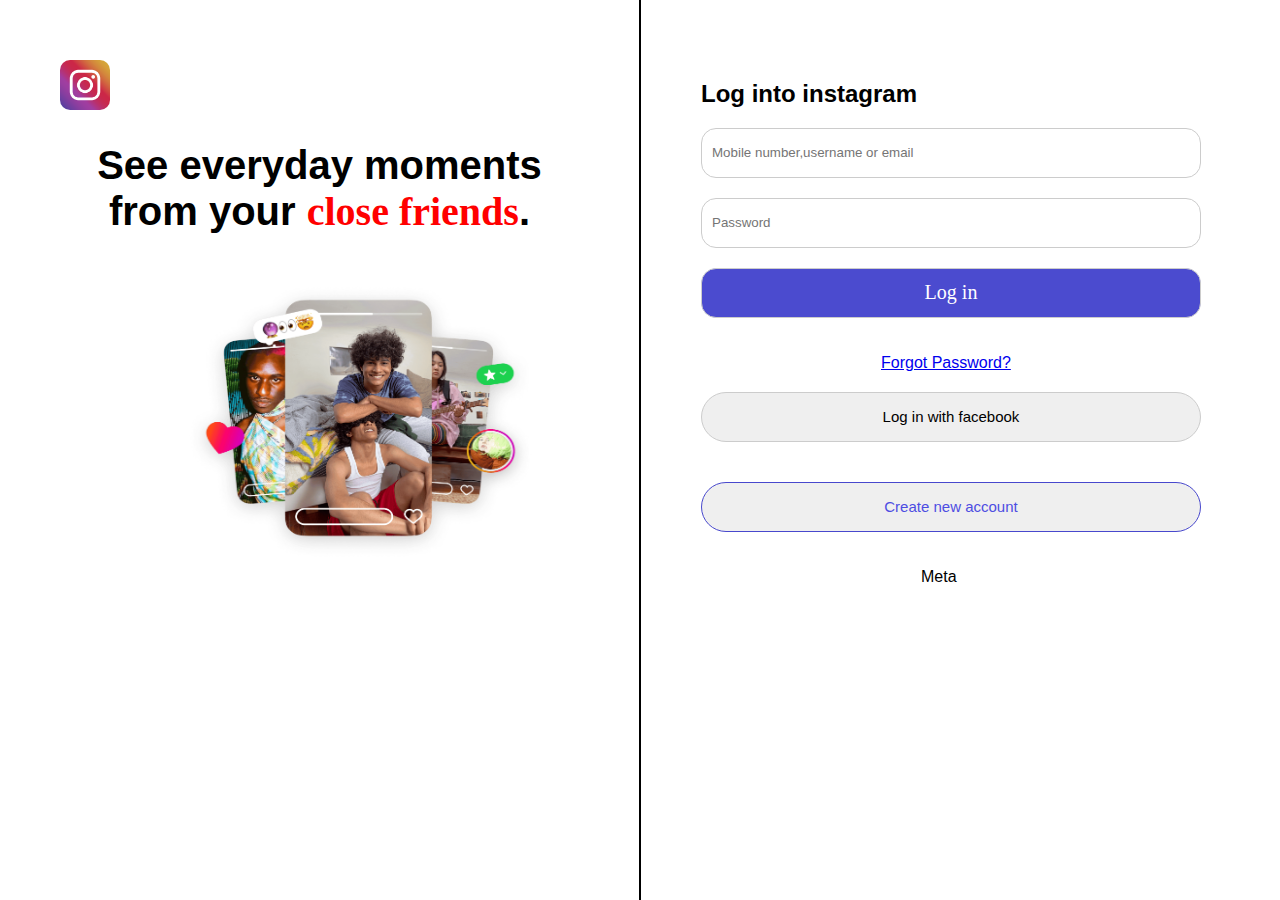
<file: index.html>
<html>
	<head>
		<title>Instagram</title>
		<meta charset="utf-8">
		<link rel="stylesheet" href="insta.css">
	</head>
	<body>
		<div class="container">
			<div class="left">
				<img src="icon.jpg" alt="Instagram icon" title="Instagram" id="insta">
				<h2 class="msg">See everyday moments from your <span>close friends</span>.</h2>
				<img src="instagram.png" alt="Friends" id="pic">
			</div>
			<div class="right">
				<h2>Log into instagram</h2>
				<form name="instagram">
					<input type="text" id="username" placeholder="Mobile number,username or email"><br>
					<input type="password" id="pswd" placeholder="Password"><br>
					<input class="login" type="submit" name="submit" value="Log in"><br>
				</form>
				<a href="#">Forgot Password?</a><br>
				<button class="btn">Log in with facebook</button><br>
				<button class="btn2">Create new account</button><br>
				<p class="meta">Meta</p>
			</div>
		</div>
	</body>

</html>
</file>
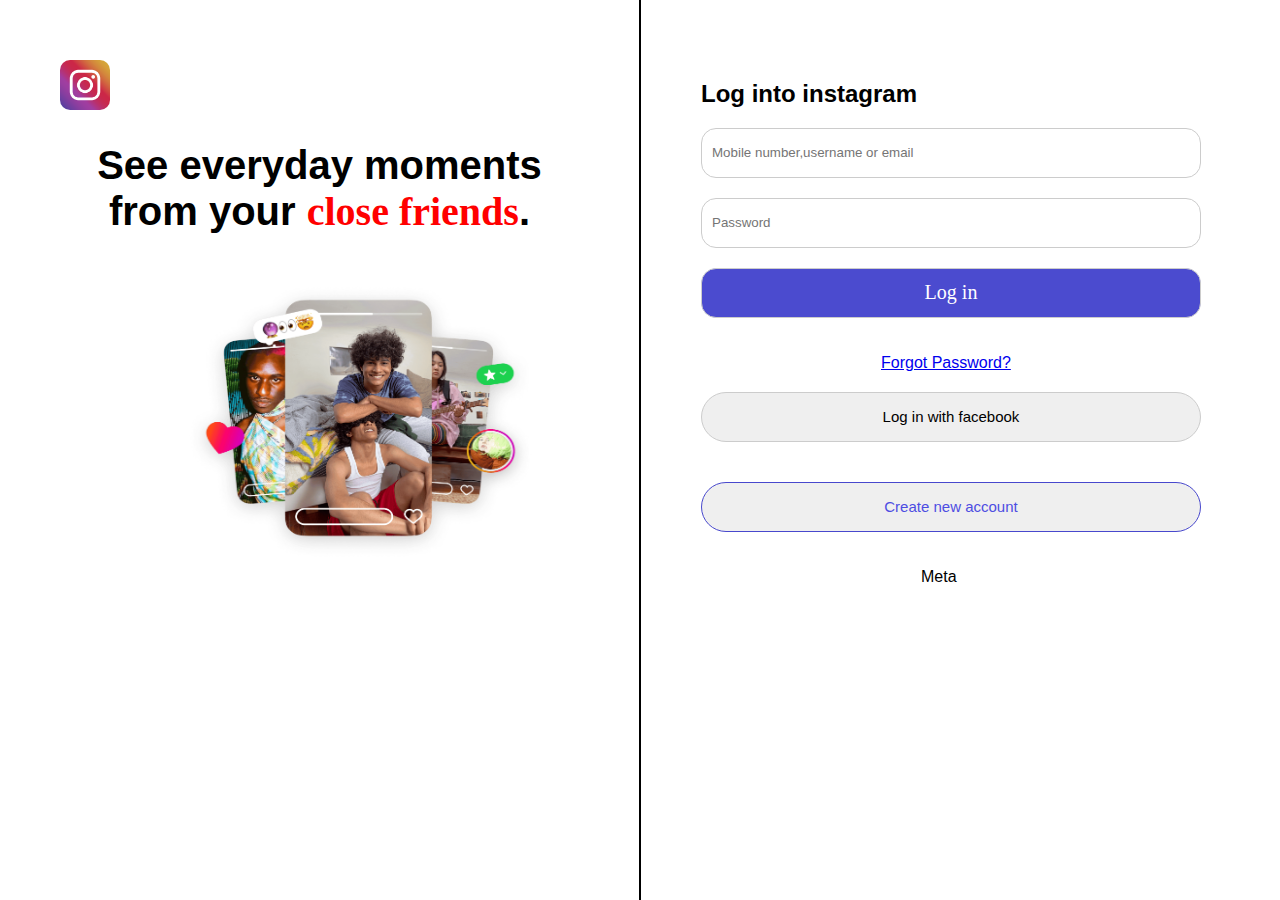
<file: insta.html>
<html>
	<head>
		<title>Instagram</title>
		<meta charset="utf-8">
		<link rel="stylesheet" href="insta.css">
	</head>
	<body>
		<div class="container">
			<div class="left">
				<img src="icon.jpg" alt="Instagram icon" title="Instagram" id="insta">
				<h2 class="msg">See everyday moments from your <span>close friends</span>.</h2>
				<img src="instagram.png" alt="Friends" id="pic">
			</div>
			<div class="right">
				<h2>Log into instagram</h2>
				<form name="instagram">
					<input type="text" id="username" placeholder="Mobile number,username or email"><br>
					<input type="password" id="pswd" placeholder="Password"><br>
					<input class="login" type="submit" name="submit" value="Log in"><br>
				</form>
				<a href="#">Forgot Password?</a><br>
				<button class="btn">Log in with facebook</button><br>
				<button class="btn2">Create new account</button><br>
				<p class="meta">Meta</p>
			</div>
		</div>
	</body>
</html>
</file>
<file: insta.css>
body{
	margin:0px;
	font-family:arial;
	background:#fff;
}
#insta{
	width:50px;
	height:50px;
	border-radius: 10px;
}
.container{
	display:flex;
	height:100vh;
}
.left{
	width:50%;
	padding:60px;
}
.right{
	width:50%;
	padding:60px;
	border-left:2px solid black;
}
.msg{
	font-size:40px;
	text-align:center;
}
.msg span{
	font-family:cursive;
	color:red;
}
input{
	margin-bottom:20px;
	width:500px;
	height:50px;
}
button{
	margin-bottom:20px;
	width:500px;
	height:50px;
    padding: 10px;
    border-radius: 30px;          
    border: 1px solid #ccc;
	margin-top:20px;
	font-size:15px;
}
input:focus {
  outline: 2px solid black;
}

 a{
	 
    margin-left:180px;
}

.meta{
	margin-left:220;
}
.login{
	background:rgb(75, 75, 207);
	font-size:20px;
	font-family:saris-serif;
	color:white;
}
#pic{
	width:400px;
	height:300px;
	margin-left:100px;
}
input {
    margin-bottom: 20px;
    width: 500px;
    height: 50px;
    padding: 10px;
    border-radius: 15px;          
    border: 1px solid #ccc;   
}
.btn2{
	border-color:rgb(72, 72, 205);
	color:rgb(77, 77, 226);
}
</file>
